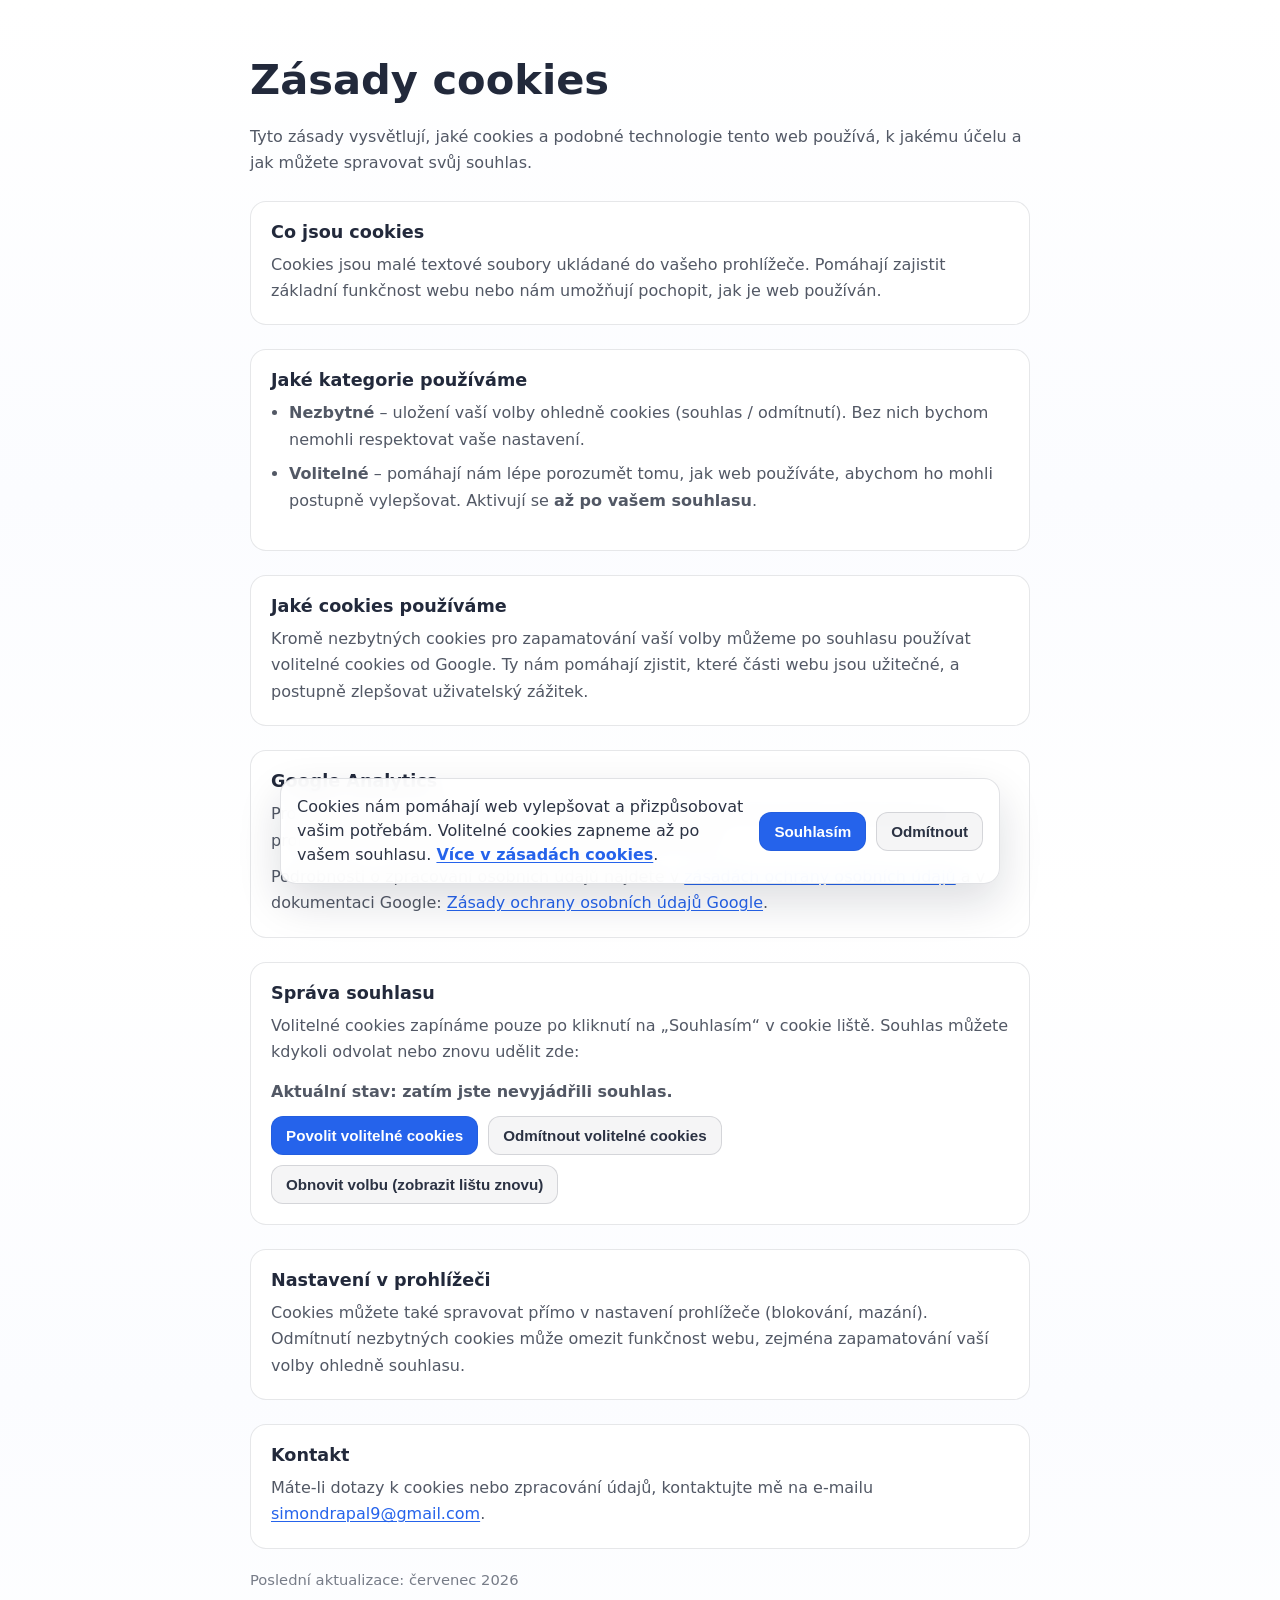
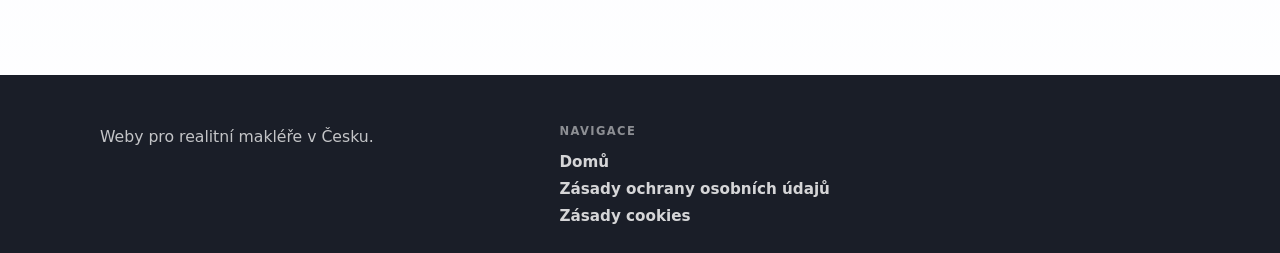
<file: cookies.html>
<!doctype html>
<html lang="cs">
  <head>
    <meta charset="UTF-8" />
    <meta name="viewport" content="width=device-width, initial-scale=1" />
    <title>Zásady cookies | Šimon Drápal</title>
    <meta
      name="description"
      content="Informace o používání cookies a nastavení souhlasu na webu Šimona Drápala."
    />
    <link rel="stylesheet" href="styles.css" />
    <style>
      body {
        padding-top: 0;
      }

      .legal {
        padding: 56px 0 72px;
      }

      .legal__wrap {
        max-width: 820px;
      }

      .legal__title {
        margin: 0 0 20px;
        font-size: clamp(1.9rem, 5vw, 2.6rem);
        line-height: 1.15;
      }

      .legal__section {
        margin-top: 24px;
        padding: 20px;
        border-radius: 16px;
        border: 1px solid rgba(15, 23, 42, 0.1);
        background: rgba(255, 255, 255, 0.86);
      }

      .legal__section h2 {
        margin: 0 0 10px;
        font-size: 1.1rem;
      }

      .legal__section p,
      .legal__section li {
        margin: 0;
        color: var(--muted);
        line-height: 1.65;
      }

      .legal__section p + p,
      .legal__section ul {
        margin-top: 10px;
      }

      .legal__section ul {
        padding-left: 18px;
        display: grid;
        gap: 8px;
      }

      .legal__consent {
        display: flex;
        flex-wrap: wrap;
        gap: 10px;
        margin-top: 14px;
      }

      .legal__consent-status {
        width: 100%;
        margin: 0 0 4px;
        font-weight: 600;
        color: rgba(15, 23, 42, 0.88);
      }

      .legal__btn {
        appearance: none;
        border: 1px solid rgba(15, 23, 42, 0.14);
        border-radius: 12px;
        padding: 10px 14px;
        font-size: 0.95rem;
        font-weight: 700;
        cursor: pointer;
        transition: background 160ms ease, border-color 160ms ease, transform 160ms ease;
      }

      .legal__btn:hover {
        transform: translateY(-1px);
      }

      .legal__btn--primary {
        background: #2563eb;
        color: #ffffff;
        border-color: rgba(15, 23, 42, 0.06);
      }

      .legal__btn--secondary {
        background: rgba(15, 23, 42, 0.04);
        color: rgba(15, 23, 42, 0.88);
      }

      .legal__meta {
        margin-top: 22px;
        color: var(--muted2);
        font-size: 0.92rem;
      }

      .legal__section a {
        color: #2563eb;
        text-decoration: underline;
        text-underline-offset: 2px;
      }
    </style>

    <!-- Google tag (gtag.js) – měření aktivní až po souhlasu (Consent Mode) -->
    <script>
      window.dataLayer = window.dataLayer || [];
      function gtag() {
        dataLayer.push(arguments);
      }
      gtag("consent", "default", {
        analytics_storage: "denied",
        ad_storage: "denied",
        ad_user_data: "denied",
        ad_personalization: "denied",
        wait_for_update: 500,
      });
      gtag("js", new Date());
      gtag("config", "G-74TL5J8T6V");
    </script>
    <script async src="https://www.googletagmanager.com/gtag/js?id=G-74TL5J8T6V"></script>
  </head>
  <body>
    <main class="legal">
      <div class="container legal__wrap">
        <h1 class="legal__title">Zásady cookies</h1>
        <p class="p">
          Tyto zásady vysvětlují, jaké cookies a podobné technologie tento web používá,
          k jakému účelu a jak můžete spravovat svůj souhlas.
        </p>

        <section class="legal__section">
          <h2>Co jsou cookies</h2>
          <p>
            Cookies jsou malé textové soubory ukládané do vašeho prohlížeče. Pomáhají zajistit
            základní funkčnost webu nebo nám umožňují pochopit, jak je web používán.
          </p>
        </section>

        <section class="legal__section">
          <h2>Jaké kategorie používáme</h2>
          <ul>
            <li>
              <strong>Nezbytné</strong> – uložení vaší volby ohledně cookies (souhlas / odmítnutí).
              Bez nich bychom nemohli respektovat vaše nastavení.
            </li>
            <li>
              <strong>Volitelné</strong> – pomáhají nám lépe porozumět tomu, jak web používáte,
              abychom ho mohli postupně vylepšovat. Aktivují se <strong>až po vašem souhlasu</strong>.
            </li>
          </ul>
        </section>

        <section class="legal__section">
          <h2>Jaké cookies používáme</h2>
          <p>
            Kromě nezbytných cookies pro zapamatování vaší volby můžeme po souhlasu používat
            volitelné cookies od Google. Ty nám pomáhají zjistit, které části webu jsou užitečné,
            a postupně zlepšovat uživatelský zážitek.
          </p>
        </section>

        <section class="legal__section">
          <h2>Google Analytics</h2>
          <p>
            Pro tyto účely využíváme Google Analytics. Google může zpracovávat údaje jako typ
            prohlížeče, navštívené stránky a způsob používání webu.
          </p>
          <p>
            Podrobnosti o zpracování osobních údajů najdete v
            <a href="privacy-policy.html">zásadách ochrany osobních údajů</a>
            a v dokumentaci Google:
            <a href="https://policies.google.com/privacy" rel="noopener noreferrer" target="_blank"
              >Zásady ochrany osobních údajů Google</a
            >.
          </p>
        </section>

        <section class="legal__section">
          <h2>Správa souhlasu</h2>
          <p>
            Volitelné cookies zapínáme pouze po kliknutí na „Souhlasím“ v cookie liště.
            Souhlas můžete kdykoli odvolat nebo znovu udělit zde:
          </p>
          <div class="legal__consent" id="cookie-settings">
            <p class="legal__consent-status" id="cookie-consent-status" aria-live="polite"></p>
            <button type="button" class="legal__btn legal__btn--primary" id="cookie-accept-btn">
              Povolit volitelné cookies
            </button>
            <button type="button" class="legal__btn legal__btn--secondary" id="cookie-reject-btn">
              Odmítnout volitelné cookies
            </button>
            <button type="button" class="legal__btn legal__btn--secondary" id="cookie-reset-btn">
              Obnovit volbu (zobrazit lištu znovu)
            </button>
          </div>
        </section>

        <section class="legal__section">
          <h2>Nastavení v prohlížeči</h2>
          <p>
            Cookies můžete také spravovat přímo v nastavení prohlížeče (blokování, mazání).
            Odmítnutí nezbytných cookies může omezit funkčnost webu, zejména zapamatování
            vaší volby ohledně souhlasu.
          </p>
        </section>

        <section class="legal__section">
          <h2>Kontakt</h2>
          <p>
            Máte-li dotazy k cookies nebo zpracování údajů, kontaktujte mě na e-mailu
            <a href="mailto:simondrapal9@gmail.com">simondrapal9@gmail.com</a>.
          </p>
        </section>

        <p class="legal__meta">Poslední aktualizace: červenec 2026</p>
      </div>
    </main>

    <footer class="footer">
      <div class="container">
        <div class="footer__grid">
          <div class="footer__col">
            <p class="footer__tagline">Weby pro realitní makléře v Česku.</p>
          </div>
          <nav class="footer__col footer__col--nav" aria-label="Navigace v patičce">
            <h2 class="footer__heading">Navigace</h2>
            <ul class="footer__nav">
              <li><a class="footer__nav-link" href="index.html">Domů</a></li>
              <li><a class="footer__nav-link" href="privacy-policy.html">Zásady ochrany osobních údajů</a></li>
              <li><a class="footer__nav-link" href="cookies.html" aria-current="page">Zásady cookies</a></li>
            </ul>
          </nav>
        </div>
      </div>
    </footer>

    <script src="analytics.js" defer></script>
    <script src="cookie-consent.js" defer></script>
    <script defer>
      function updateConsentStatus() {
        const statusEl = document.getElementById("cookie-consent-status");
        if (!statusEl || !window.cookieConsent) {
          return;
        }
        const choice = window.cookieConsent.getChoice();
        if (choice === "accepted") {
          statusEl.textContent = "Aktuální stav: volitelné cookies jsou povoleny.";
        } else if (choice === "rejected") {
          statusEl.textContent = "Aktuální stav: volitelné cookies jsou odmítnuty.";
        } else {
          statusEl.textContent = "Aktuální stav: zatím jste nevyjádřili souhlas.";
        }
      }

      document.addEventListener("DOMContentLoaded", () => {
        updateConsentStatus();

        document.getElementById("cookie-accept-btn")?.addEventListener("click", () => {
          window.cookieConsent?.accept();
          updateConsentStatus();
        });

        document.getElementById("cookie-reject-btn")?.addEventListener("click", () => {
          window.cookieConsent?.reject();
          updateConsentStatus();
        });

        document.getElementById("cookie-reset-btn")?.addEventListener("click", () => {
          window.cookieConsent?.reset();
        });

        document.addEventListener("cookieConsentChanged", updateConsentStatus);
      });
    </script>
  </body>
</html>
</file>
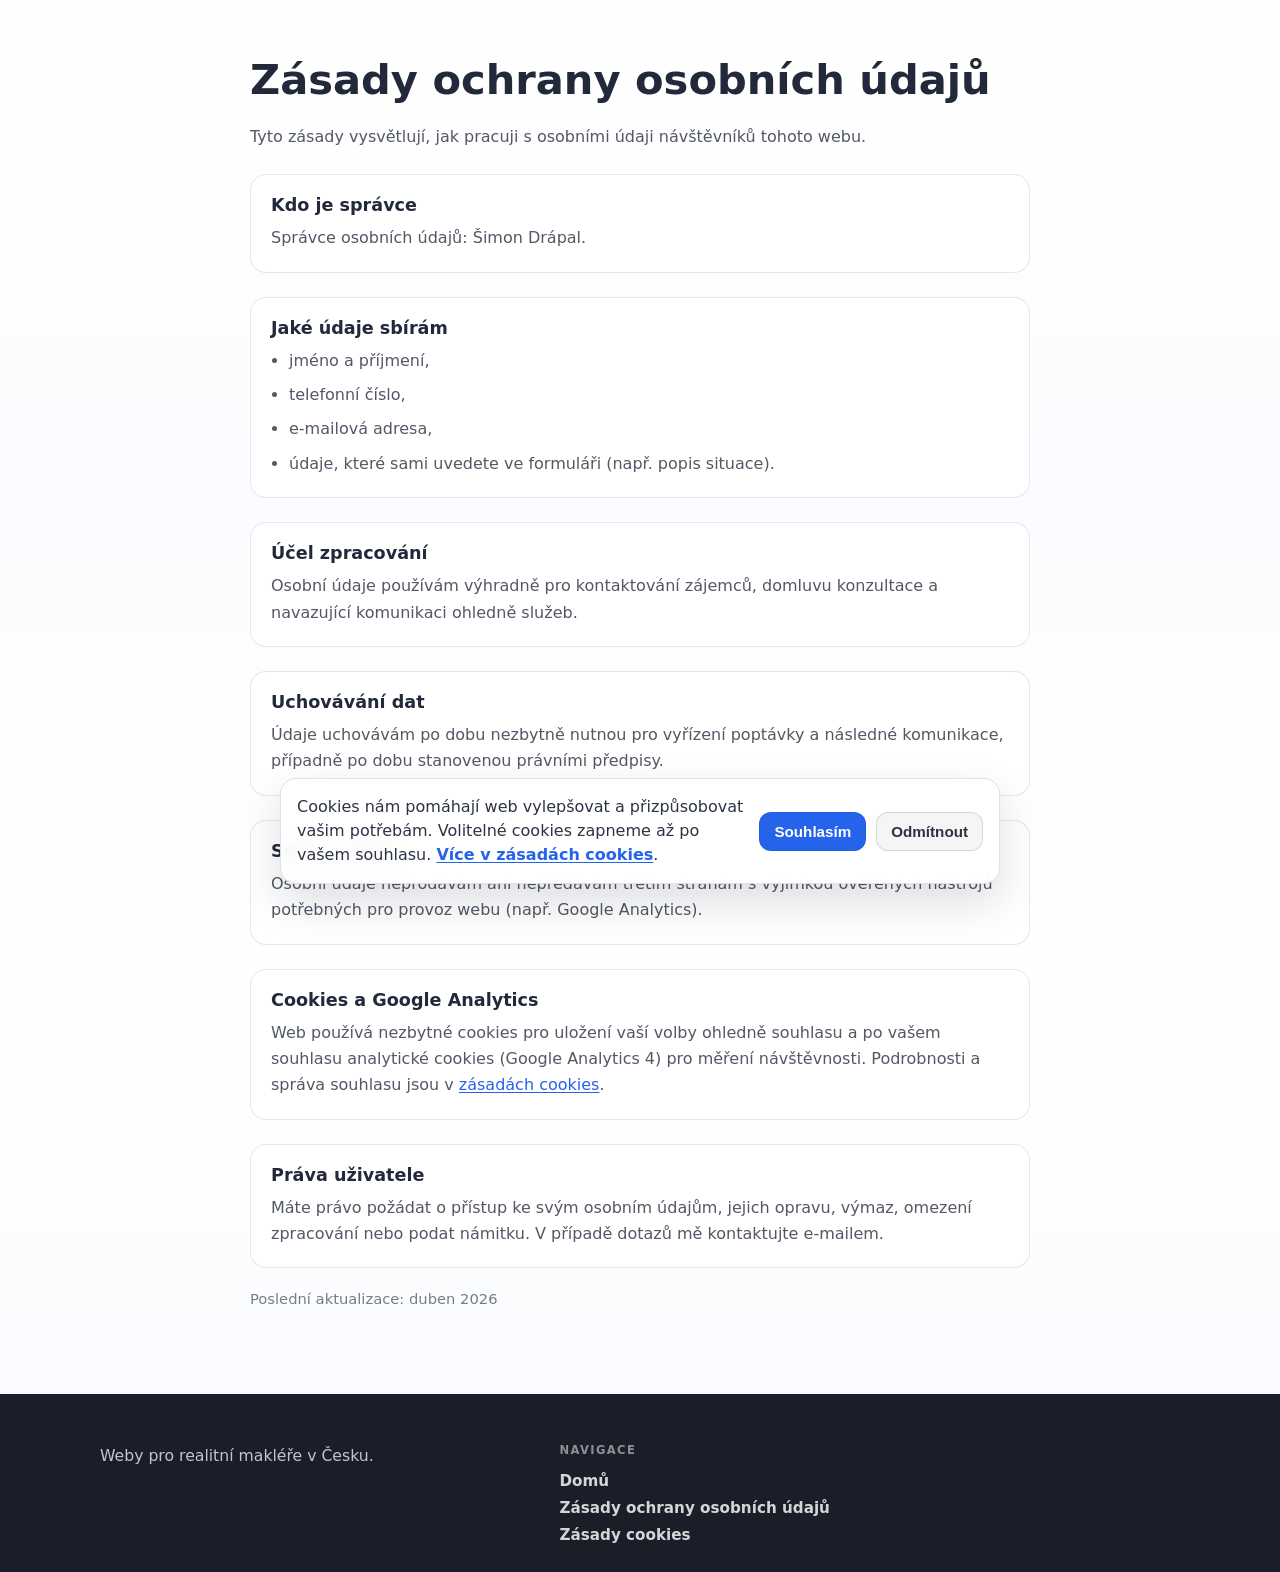
<file: privacy-policy.html>
<!doctype html>
<html lang="cs">
  <head>
    <meta charset="UTF-8" />
    <meta name="viewport" content="width=device-width, initial-scale=1" />
    <title>Zásady ochrany osobních údajů | Šimon Drápal</title>
    <meta
      name="description"
      content="Zásady ochrany osobních údajů pro web Šimona Drápala."
    />
    <link rel="stylesheet" href="styles.css" />

    <!-- Google tag (gtag.js) – měření aktivní až po souhlasu (Consent Mode) -->
    <script>
      window.dataLayer = window.dataLayer || [];
      function gtag() {
        dataLayer.push(arguments);
      }
      gtag("consent", "default", {
        analytics_storage: "denied",
        ad_storage: "denied",
        ad_user_data: "denied",
        ad_personalization: "denied",
        wait_for_update: 500,
      });
      gtag("js", new Date());
      gtag("config", "G-74TL5J8T6V");
    </script>
    <script async src="https://www.googletagmanager.com/gtag/js?id=G-74TL5J8T6V"></script>

    <style>
      body {
        padding-top: 0;
      }

      .privacy {
        padding: 56px 0 72px;
      }

      .privacy__wrap {
        max-width: 820px;
      }

      .privacy__title {
        margin: 0 0 20px;
        font-size: clamp(1.9rem, 5vw, 2.6rem);
        line-height: 1.15;
      }

      .privacy__section {
        margin-top: 24px;
        padding: 20px;
        border-radius: 16px;
        border: 1px solid rgba(15, 23, 42, 0.10);
        background: rgba(255, 255, 255, 0.86);
      }

      .privacy__section h2 {
        margin: 0 0 10px;
        font-size: 1.1rem;
      }

      .privacy__section p,
      .privacy__section li {
        margin: 0;
        color: var(--muted);
        line-height: 1.65;
      }

      .privacy__section ul {
        margin: 0;
        padding-left: 18px;
        display: grid;
        gap: 8px;
      }

      .privacy__meta {
        margin-top: 22px;
        color: var(--muted2);
        font-size: 0.92rem;
      }

      .privacy__section a {
        color: #2563eb;
        text-decoration: underline;
        text-underline-offset: 2px;
      }
    </style>
  </head>
  <body>
    <main class="privacy">
      <div class="container privacy__wrap">
        <h1 class="privacy__title">Zásady ochrany osobních údajů</h1>
        <p class="p">
          Tyto zásady vysvětlují, jak pracuji s osobními údaji návštěvníků tohoto webu.
        </p>

        <section class="privacy__section">
          <h2>Kdo je správce</h2>
          <p>Správce osobních údajů: Šimon Drápal.</p>
        </section>

        <section class="privacy__section">
          <h2>Jaké údaje sbírám</h2>
          <ul>
            <li>jméno a příjmení,</li>
            <li>telefonní číslo,</li>
            <li>e-mailová adresa,</li>
            <li>údaje, které sami uvedete ve formuláři (např. popis situace).</li>
          </ul>
        </section>

        <section class="privacy__section">
          <h2>Účel zpracování</h2>
          <p>
            Osobní údaje používám výhradně pro kontaktování zájemců, domluvu konzultace
            a navazující komunikaci ohledně služeb.
          </p>
        </section>

        <section class="privacy__section">
          <h2>Uchovávání dat</h2>
          <p>
            Údaje uchovávám po dobu nezbytně nutnou pro vyřízení poptávky a následné
            komunikace, případně po dobu stanovenou právními předpisy.
          </p>
        </section>

        <section class="privacy__section">
          <h2>Sdílení údajů</h2>
          <p>
            Osobní údaje neprodávám ani nepředávám třetím stranám s výjimkou ověřených
            nástrojů potřebných pro provoz webu (např. Google Analytics).
          </p>
        </section>

        <section class="privacy__section">
          <h2>Cookies a Google Analytics</h2>
          <p>
            Web používá nezbytné cookies pro uložení vaší volby ohledně souhlasu a po vašem
            souhlasu analytické cookies (Google Analytics 4) pro měření návštěvnosti.
            Podrobnosti a správa souhlasu jsou v
            <a href="cookies.html">zásadách cookies</a>.
          </p>
        </section>

        <section class="privacy__section">
          <h2>Práva uživatele</h2>
          <p>
            Máte právo požádat o přístup ke svým osobním údajům, jejich opravu, výmaz,
            omezení zpracování nebo podat námitku. V případě dotazů mě kontaktujte
            e-mailem.
          </p>
        </section>

        <p class="privacy__meta">Poslední aktualizace: duben 2026</p>
      </div>
    </main>

    <footer class="footer">
      <div class="container">
        <div class="footer__grid">
          <div class="footer__col">
            <p class="footer__tagline">Weby pro realitní makléře v Česku.</p>
          </div>
          <nav class="footer__col footer__col--nav" aria-label="Navigace v patičce">
            <h2 class="footer__heading">Navigace</h2>
            <ul class="footer__nav">
              <li><a class="footer__nav-link" href="index.html">Domů</a></li>
              <li><a class="footer__nav-link" href="privacy-policy.html" aria-current="page">Zásady ochrany osobních údajů</a></li>
              <li><a class="footer__nav-link" href="cookies.html">Zásady cookies</a></li>
            </ul>
          </nav>
        </div>
      </div>
    </footer>

    <script src="analytics.js" defer></script>
    <script src="cookie-consent.js" defer></script>
  </body>
</html>
</file>
<file: styles.css>
:root {
  --bg: #ffffff;
  --panel: rgba(255, 255, 255, 0.92);
  --panel2: rgba(255, 255, 255, 0.82);
  --stroke: rgba(15, 23, 42, 0.10);
  --text: rgba(15, 23, 42, 0.92);
  --muted: rgba(15, 23, 42, 0.72);
  --muted2: rgba(15, 23, 42, 0.56);

  --accent: #2563eb;
  --accent2: #0ea5e9;
  --shadow: 0 18px 60px rgba(15, 23, 42, 0.12);
  --radius: 18px;
  --radius2: 24px;

  --container: 1120px;
  --header-h: 68px;
}

*,
*::before,
*::after {
  box-sizing: border-box;
}

html,
body {
  height: 100%;
}

html {
  scroll-behavior: smooth;
}

body {
  margin: 0;
  font-family: ui-sans-serif, system-ui, -apple-system, Segoe UI, Roboto, Ubuntu,
    Cantarell, Noto Sans, Helvetica, Arial;
  color: var(--text);
  padding-top: var(--header-h);
  background-color: var(--bg);
  /* Základní pozadí (jednotné). Sekce mají vlastní panely níž. */
  background-image: linear-gradient(180deg, #ffffff 0%, #fbfcff 55%, #ffffff 100%);
  overflow-x: hidden;
}

img {
  max-width: 100%;
  display: block;
}

a {
  color: inherit;
  text-decoration: none;
}

.container {
  max-width: var(--container);
  margin: 0 auto;
  padding: 0 20px;
}

.section {
  padding: 84px 0;
  position: relative;
  isolation: isolate;
}

.section--tight {
  padding: 64px 0;
}

/* Vizuální oddělení sekcí: každý blok má vlastní panel (nepřetéká do dalších). */
main > .section::before {
  content: "";
  position: absolute;
  inset: 0;
  z-index: -1;
  background: rgba(255, 255, 255, 0.86);
  border-top: 1px solid rgba(15, 23, 42, 0.06);
  border-bottom: 1px solid rgba(15, 23, 42, 0.06);
}

main > .section:nth-of-type(even)::before {
  background: rgba(255, 255, 255, 0.86);
}

main > .section:nth-of-type(odd)::before {
  background: rgba(255, 255, 255, 0.86);
}

.section__header {
  max-width: 760px;
  margin: 0 0 22px;
}

/* Realitní dekorace v sekcích (stejný jazyk jako hero — siluety města / line-art budovy) */
.section--re {
  overflow: hidden;
}

.section--re > .container {
  position: relative;
  z-index: 1;
}

.re-sec {
  position: absolute;
  pointer-events: none;
  z-index: 0;
}

.re-sec__svg {
  display: block;
  width: 100%;
  height: 100%;
}

.re-sec--skyline {
  bottom: 0;
  left: 0;
  right: 0;
  height: min(22vh, 220px);
  display: flex;
  align-items: flex-end;
  justify-content: center;
}

.re-sec--skyline .re-sec__svg {
  width: 125%;
  min-width: 960px;
  max-width: none;
  height: 100%;
  min-height: 112px;
  color: rgba(15, 23, 42, 0.26);
  opacity: 0.5;
}

.re-sec--skyline.re-sec--dim .re-sec__svg {
  opacity: 0.32;
}

.re-sec--mural-tr,
.re-sec--mural-bl,
.re-sec--mural-tl {
  inset: 0;
}

.re-sec--mural-tr {
  display: flex;
  justify-content: flex-end;
  align-items: flex-start;
  padding: 6% 0 0 38%;
}

.re-sec--mural-tr .re-sec__svg {
  width: min(50vw, 400px);
  height: min(58vh, 460px);
  max-height: 380px;
  color: rgba(15, 23, 42, 0.16);
}

.re-sec--mural-bl {
  display: flex;
  justify-content: flex-start;
  align-items: flex-end;
  padding: 22% 42% 8% 0;
}

.re-sec--mural-bl .re-sec__svg {
  width: min(46vw, 360px);
  height: min(52vh, 420px);
  color: rgba(15, 23, 42, 0.15);
}

.re-sec--mural-tl {
  display: flex;
  justify-content: flex-start;
  align-items: flex-start;
  padding: 4% 32% 0 0;
}

.re-sec--mural-tl .re-sec__svg {
  width: min(48vw, 380px);
  height: min(54vh, 440px);
  color: rgba(15, 23, 42, 0.14);
}

.re-sec--roofs {
  top: 0;
  left: 0;
  right: 0;
  height: 118px;
  display: flex;
  justify-content: center;
  align-items: flex-start;
  padding-top: 6px;
}

.re-sec--roofs .re-sec__svg {
  width: min(92%, 760px);
  height: 88px;
  max-height: 100px;
  color: rgba(15, 23, 42, 0.14);
}

.skip {
  position: absolute;
  left: -9999px;
  top: 10px;
  padding: 10px 12px;
  border-radius: 10px;
  background: #fff;
  color: #111;
  z-index: 9999;
}

.skip:focus {
  left: 12px;
}

.kicker {
  margin: 0 0 14px;
  color: var(--muted);
  letter-spacing: 0.08em;
  text-transform: uppercase;
  font-size: 0.82rem;
}

.h1 {
  margin: 0 0 14px;
  font-size: clamp(2.1rem, 4.6vw, 3.4rem);
  line-height: 1.06;
  letter-spacing: -0.02em;
}

.h1__muted {
  color: var(--muted);
}

.h2 {
  margin: 0 0 10px;
  font-size: clamp(1.6rem, 3.2vw, 2.1rem);
  letter-spacing: -0.02em;
  line-height: 1.18;
}

.h3 {
  margin: 0 0 10px;
  font-size: 1.1rem;
  letter-spacing: -0.01em;
  line-height: 1.25;
}

.p {
  margin: 0 0 12px;
  color: var(--muted);
  line-height: 1.65;
}

.p--muted {
  color: var(--muted2);
}

.lead {
  margin: 0 0 22px;
  color: var(--muted);
  line-height: 1.7;
  font-size: 1.05rem;
  max-width: 62ch;
}

/* Problem awareness pod hero — region místo <section>, aby se neměnilo střídání pozadí u ostatních sekcí */
.problems-band {
  position: relative;
  isolation: isolate;
  overflow: hidden;
  padding: clamp(44px, 6.5vw, 72px) 0;
  border-top: 1px solid rgba(15, 23, 42, 0.08);
  background-color: var(--bg);
  text-align: left;
}

/* Rozmazané „portálové“ pozadí (abstraktní listing grid) — nízká intenzita, bez animací */
.problems-band::before {
  content: "";
  position: absolute;
  left: -7%;
  right: -7%;
  top: -9%;
  bottom: -9%;
  z-index: 0;
  background-image: url("images/problems-portal-bg.svg");
  background-size: cover;
  background-position: center 28%;
  transform: scale(1.15);
  filter: blur(14px);
  opacity: 0.14;
  pointer-events: none;
}

/* Tmavý přechod + vignette + jemná mřížka — čitelnost obsahu, tlumený „chaos“ v pozadí */
.problems-band::after {
  content: "";
  position: absolute;
  inset: 0;
  z-index: 1;
  pointer-events: none;
  background:
    radial-gradient(ellipse 100% 92% at 50% 48%, transparent 38%, rgba(15, 23, 42, 0.10) 100%),
    linear-gradient(180deg, rgba(255, 255, 255, 0.52) 0%, rgba(255, 255, 255, 0.18) 46%, rgba(255, 255, 255, 0.46) 100%),
    repeating-linear-gradient(
      90deg,
      transparent,
      transparent 34px,
      rgba(15, 23, 42, 0.055) 34px,
      rgba(15, 23, 42, 0.055) 35px
    ),
    repeating-linear-gradient(
      0deg,
      transparent,
      transparent 34px,
      rgba(15, 23, 42, 0.045) 34px,
      rgba(15, 23, 42, 0.045) 35px
    );
}

.problems-band > .container {
  position: relative;
  z-index: 2;
}

.problems-band__inner {
  max-width: 760px;
  margin: 0;
}

.problems-band__title {
  margin: 0 0 clamp(14px, 2.2vw, 20px);
  font-size: clamp(1.42rem, 4.4vw, 2.4rem);
  font-weight: 800;
  line-height: 1.14;
  letter-spacing: -0.03em;
  color: var(--text);
}

.problems-band__intro {
  margin: 0 0 clamp(22px, 3.5vw, 30px);
  max-width: 62ch;
  font-size: clamp(1rem, 2.3vw, 1.14rem);
  line-height: 1.65;
  color: var(--muted);
}

.problems-band__list {
  margin: 0;
  padding: 0;
  list-style: none;
  max-width: 54ch;
  display: grid;
  gap: clamp(12px, 2.2vw, 16px);
}

.problems-band__list li {
  position: relative;
  padding-left: 1.25em;
  font-size: clamp(0.96rem, 2.1vw, 1.06rem);
  line-height: 1.55;
  color: var(--text);
}

.problems-band__list li::before {
  content: "";
  position: absolute;
  left: 0;
  top: 0.58em;
  width: 7px;
  height: 7px;
  border-radius: 50%;
  background: linear-gradient(135deg, var(--accent), #356bff);
  box-shadow: 0 0 0 2px rgba(43, 127, 255, 0.22);
}

.problems-band__cta {
  margin-top: clamp(26px, 4vw, 34px);
}

.muted {
  color: var(--muted2);
}

.header {
  position: fixed;
  top: 0;
  left: 0;
  right: 0;
  z-index: 50;
  background: rgba(255, 255, 255, 0.75);
  backdrop-filter: blur(14px);
  border-bottom: 1px solid rgba(15, 23, 42, 0.10);
}

.header__inner {
  display: flex;
  align-items: center;
  justify-content: space-between;
  min-height: var(--header-h);
  gap: 16px;
}

.brand {
  display: inline-flex;
  align-items: center;
  gap: 10px;
  padding: 10px 8px;
  border-radius: 12px;
  color: inherit;
  transition: background 200ms ease, transform 200ms ease, box-shadow 200ms ease;
}

.brand:hover {
  background: transparent;
  transform: none;
  box-shadow: none;
}

.brand:active {
  transform: none;
  background: transparent;
}

.brand:focus-visible {
  outline: 2px solid rgba(43, 127, 255, 0.7);
  outline-offset: 2px;
}

.brand__logo {
  width: 32px;
  height: 32px;
  flex-shrink: 0;
  display: block;
  object-fit: contain;
  transition: transform 200ms ease, filter 200ms ease;
}

.brand:hover .brand__logo {
  transform: none;
  filter: none;
}

.brand__name {
  font-weight: 800;
  letter-spacing: -0.01em;
  color: rgba(15, 23, 42, 0.92);
  transition: color 200ms ease;
}

.brand:hover .brand__name {
  color: rgba(15, 23, 42, 0.92);
}

.nav {
  display: flex;
  align-items: center;
  gap: 12px;
}

.nav__link {
  color: rgba(15, 23, 42, 0.78);
  font-weight: 600;
  font-size: 0.95rem;
  padding: 10px 10px;
  border-radius: 12px;
  transition: background 160ms ease, color 160ms ease;
}

.nav__link:hover {
  background: rgba(15, 23, 42, 0.04);
  color: rgba(15, 23, 42, 0.92);
}

.nav__link:focus-visible {
  outline: 2px solid rgba(43, 127, 255, 0.7);
  outline-offset: 2px;
}

.nav a.nav--current {
  color: rgba(15, 23, 42, 0.95);
  text-decoration: underline;
  text-decoration-thickness: 2px;
  text-underline-offset: 10px;
  text-decoration-color: rgba(37, 99, 235, 0.85);
}

.nav a.nav--current.nav__link:hover {
  text-decoration-color: rgba(14, 165, 233, 0.75);
}

.navToggle {
  display: none;
  appearance: none;
  -webkit-appearance: none;
  background: transparent;
  border: 0;
  border-radius: 0;
  padding: 10px 12px;
  color: var(--text);
  line-height: 0;
  flex-shrink: 0;
}

/* Flex na vnitřním spanu — u <button> často nefunguje column na mobilu (WebKit). */
.navToggle__inner {
  display: flex;
  flex-direction: column;
  align-items: center;
  justify-content: center;
  gap: 5px;
}

.navToggle__bar {
  display: block;
  width: 20px;
  height: 2px;
  flex-shrink: 0;
  background: currentColor;
  margin: 0;
  border-radius: 2px;
}

.btn {
  display: inline-flex;
  align-items: center;
  justify-content: center;
  gap: 10px;
  padding: 12px 16px;
  border-radius: 14px;
  font-weight: 800;
  letter-spacing: -0.01em;
  border: 1px solid transparent;
  cursor: pointer;
  transition: transform 160ms ease, background 160ms ease, border-color 160ms ease,
    box-shadow 160ms ease, color 160ms ease;
  user-select: none;
}

.btn:active {
  transform: translateY(1px);
}

.btn:focus-visible {
  outline: 2px solid rgba(43, 127, 255, 0.7);
  outline-offset: 2px;
}

.btn--primary {
  background: #2563eb;
  color: #ffffff;
  border-color: rgba(15, 23, 42, 0.10);
  box-shadow: 0 16px 40px rgba(43, 127, 255, 0.22);
}

.btn--primary:hover {
  box-shadow: 0 18px 55px rgba(43, 127, 255, 0.28);
  transform: translateY(-1px);
}

/* Jediné CTA v hlavičce — bez vizuální změny při hoveru */
.nav .btn.btn--primary:hover {
  box-shadow: 0 16px 40px rgba(43, 127, 255, 0.22);
  transform: none;
}

.btn--ghost {
  background: rgba(15, 23, 42, 0.04);
  border-color: rgba(15, 23, 42, 0.14);
  color: rgba(15, 23, 42, 0.9);
}

.btn--ghost:hover {
  background: rgba(15, 23, 42, 0.06);
  transform: translateY(-1px);
}

.btn--sm {
  padding: 10px 12px;
  border-radius: 12px;
  font-size: 0.95rem;
}

.btn--block {
  width: 100%;
}

.link {
  font-weight: 800;
  color: rgba(15, 23, 42, 0.88);
  text-decoration: underline;
  text-decoration-color: rgba(37, 99, 235, 0.50);
  text-underline-offset: 4px;
}

.hero {
  padding-top: 96px;
  position: relative;
  overflow: hidden;
}

/* Velké pozadí: silueta města přes spodní část hero */
.re-hero-bg {
  position: absolute;
  inset: 0;
  z-index: 0;
  pointer-events: none;
  overflow: hidden;
}

.re-hero-bg__glow {
  position: absolute;
  inset: 0;
  background:
    radial-gradient(ellipse 100% 70% at 75% 100%, rgba(43, 127, 255, 0.14) 0%, transparent 50%),
    radial-gradient(ellipse 80% 55% at 12% 85%, rgba(34, 211, 238, 0.09) 0%, transparent 48%);
}

.re-hero-bg__city {
  position: absolute;
  left: 50%;
  bottom: 0;
  transform: translateX(-50%);
  width: 165%;
  min-width: 1100px;
  height: min(58vh, 420px);
  min-height: 200px;
  color: rgba(15, 23, 42, 0.18);
  display: block;
}

.hero .container {
  position: relative;
  z-index: 1;
}

/* Velká line-art dekorace vedle fotky (bytovka + dům + křivka pozemku) */
.hero__re-mural {
  position: absolute;
  z-index: 0;
  left: -8%;
  top: 50%;
  transform: translateY(-50%);
  width: min(92%, 440px);
  height: min(88vh, 580px);
  max-height: none;
  color: rgba(15, 23, 42, 0.16);
  pointer-events: none;
}

.hero__re-mural__svg {
  width: 100%;
  height: 100%;
  display: block;
}

.hero__grid {
  display: grid;
  grid-template-columns: minmax(0, 0.95fr) minmax(0, 1.15fr);
  gap: clamp(28px, 5vw, 52px);
  align-items: center;
}

.hero__cta {
  margin: 10px 0 18px;
}

.hero__cta-stack {
  display: flex;
  flex-direction: column;
  align-items: center;
  gap: 12px;
  width: fit-content;
}

.hero__how-link {
  font-size: 0.95rem;
  font-weight: 700;
}

@keyframes heroCtaWiggle {
  0%,
  6%,
  100% {
    transform: translate3d(0, 0, 0) rotate(0deg);
    box-shadow:
      0 16px 40px rgba(43, 127, 255, 0.22),
      0 0 28px rgba(43, 127, 255, 0.1);
  }
  1% {
    transform: translate3d(-4px, 0, 0) rotate(-0.7deg);
    box-shadow:
      0 19px 48px rgba(43, 127, 255, 0.28),
      0 0 36px rgba(43, 127, 255, 0.15);
  }
  3% {
    transform: translate3d(4px, 0, 0) rotate(0.7deg);
    box-shadow:
      0 19px 48px rgba(43, 127, 255, 0.28),
      0 0 36px rgba(43, 127, 255, 0.15);
  }
  5% {
    transform: translate3d(-3px, 0, 0) rotate(-0.45deg);
    box-shadow:
      0 17px 42px rgba(43, 127, 255, 0.24),
      0 0 30px rgba(43, 127, 255, 0.12);
  }
  7% {
    transform: translate3d(3px, 0, 0) rotate(0.45deg);
    box-shadow:
      0 17px 42px rgba(43, 127, 255, 0.24),
      0 0 30px rgba(43, 127, 255, 0.12);
  }
  9% {
    transform: translate3d(-1px, 0, 0) rotate(-0.2deg);
    box-shadow:
      0 16px 40px rgba(43, 127, 255, 0.22),
      0 0 28px rgba(43, 127, 255, 0.1);
  }
}

.hero__cta .btn.btn--primary {
  animation: heroCtaWiggle 3s linear infinite;
}

.hero__cta .btn.btn--primary:hover,
.hero__cta .btn.btn--primary:focus-visible,
.hero__cta .btn.btn--primary:active {
  animation: none;
}

.hero__media {
  position: relative;
  display: block;
  align-self: center;
  min-width: 0;
}

/* Hero: fotka bez „rámečku“ — žádný border, stín ani zaoblení jako u karty */
.hero-visual {
  margin: 0;
  padding: 0;
  border: 0;
  border-radius: 0;
  box-shadow: none;
  background: transparent;
  overflow: hidden;
}

.hero-visual__img {
  width: 100%;
  height: auto;
  display: block;
  aspect-ratio: 1;
  object-fit: cover;
  object-position: center 28%;
}

@media (min-width: 981px) {
  .hero__grid .hero__media {
    margin-left: -20px;
  }

  .navToggle {
    display: none;
  }
}

.portrait {
  margin: 0;
  margin-top: 0;
  border-radius: 0;
  overflow: visible;
  background: transparent;
  border: 0;
  box-shadow: none;
  position: relative;
  z-index: 1;
}

.portrait__img {
  width: 100%;
  height: auto;
  object-fit: contain;
  background: transparent;
  transform: translateY(clamp(-72px, -6vw, -36px)) scale(1.2);
  transform-origin: top center;
}

.portrait__caption {
  padding: 14px 14px 16px;
  color: var(--muted);
  font-size: 0.95rem;
}

.split {
  display: grid;
  grid-template-columns: 1.15fr 0.85fr;
  gap: 22px;
  align-items: start;
}

/* Když má split jen jeden sloupec (např. po odstranění aside), netlač layout do 2 sloupců */
.split:has(> :only-child) {
  grid-template-columns: 1fr;
}

.split--about {
  align-items: center;
}

.split--about .split__media {
  max-width: 360px;
  justify-self: center;
}

.split__media {
  min-width: 0;
}

.about-photo {
  margin: 0;
  border-radius: var(--radius2);
  overflow: hidden;
  border: 1px solid rgba(15, 23, 42, 0.10);
  background: rgba(255, 255, 255, 0.82);
  box-shadow: var(--shadow);
  transform-origin: center;
  transition:
    transform 180ms cubic-bezier(0.34, 1.2, 0.64, 1),
    border-color 200ms ease,
    box-shadow 200ms ease;
}

.about-photo:hover {
  transform: scale(1.025);
  border-color: rgba(37, 99, 235, 0.18);
  box-shadow: 0 10px 28px rgba(0, 0, 0, 0.28);
}

.about-photo__img {
  width: 100%;
  height: auto;
  display: block;
  aspect-ratio: 4 / 5;
  object-fit: cover;
}


.list {
  margin: 0 0 14px;
  padding-left: 18px;
  color: var(--muted);
  line-height: 1.7;
}

.phases {
  display: grid;
  grid-template-columns: repeat(3, minmax(0, 1fr));
  gap: clamp(18px, 3vw, 28px);
  margin-bottom: clamp(48px, 8vw, 72px);
}

.phase {
  --phase-x: 50%;
  --phase-y: 50%;
  position: relative;
  isolation: isolate;
  padding: 28px 22px 24px;
  border-radius: var(--radius2);
  background:
    linear-gradient(160deg, rgba(43, 127, 255, 0.10), rgba(255, 255, 255, 0.88) 42%),
    rgba(255, 255, 255, 0.9);
  border: 1px solid rgba(15, 23, 42, 0.10);
  box-shadow: 0 14px 36px rgba(15, 23, 42, 0.06);
  overflow: hidden;
}

.phase::before {
  content: "";
  position: absolute;
  inset: 0;
  border-radius: inherit;
  padding: 1.5px;
  background: radial-gradient(
    180px circle at var(--phase-x) var(--phase-y),
    rgba(43, 127, 255, 0.95),
    rgba(43, 127, 255, 0.35) 28%,
    transparent 55%
  );
  -webkit-mask:
    linear-gradient(#fff 0 0) content-box,
    linear-gradient(#fff 0 0);
  mask:
    linear-gradient(#fff 0 0) content-box,
    linear-gradient(#fff 0 0);
  -webkit-mask-composite: xor;
  mask-composite: exclude;
  opacity: 0;
  transition: opacity 180ms ease;
  pointer-events: none;
  z-index: 2;
}

.phase:hover {
  border-color: transparent;
}

.phase:hover::before {
  opacity: 1;
}

.phase__num,
.phase__title,
.phase__text {
  position: relative;
  z-index: 1;
}

.phase__num {
  display: block;
  margin: 0 0 14px;
  font-size: clamp(2rem, 4vw, 2.6rem);
  font-weight: 900;
  letter-spacing: -0.04em;
  line-height: 1;
  color: #2563eb;
}

.phase__title {
  margin: 0 0 10px;
  font-size: clamp(1.15rem, 2vw, 1.35rem);
  font-weight: 850;
  letter-spacing: -0.02em;
  line-height: 1.25;
  color: var(--text);
}

.phase__text {
  margin: 0;
  color: var(--muted);
  line-height: 1.6;
  font-size: 1rem;
}

.process-start__header {
  margin-top: clamp(28px, 5vw, 48px);
  margin-left: auto;
  margin-right: auto;
  text-align: center;
}

.process-start__title {
  font-size: clamp(1.15rem, 2.2vw, 1.4rem);
  font-weight: 600;
  color: rgba(15, 23, 42, 0.78);
}

.process-start__heading {
  margin: 0 0 8px;
  font-size: clamp(1.25rem, 2.4vw, 1.55rem);
}

.process-start__note {
  margin: 22px 0 0;
  color: var(--muted2);
  font-size: 0.95rem;
  line-height: 1.55;
  text-align: center;
}

.process-flow {
  --flow-num-size: 34px;
  list-style: none;
  margin: 0;
  padding: 0;
  display: grid;
  grid-template-columns: repeat(5, minmax(0, 1fr));
  gap: 12px clamp(10px, 1.6vw, 18px);
  align-items: start;
}

.process-flow__item {
  display: grid;
  grid-template-columns: 1fr;
  justify-items: center;
  text-align: center;
  gap: 10px;
  position: relative;
  min-width: 0;
}

.process-flow__item:not(:last-child)::after {
  content: "";
  position: absolute;
  top: calc(var(--flow-num-size) / 2 - 1px);
  left: calc(50% + var(--flow-num-size) / 2 + 6px);
  width: calc(100% - var(--flow-num-size) + clamp(10px, 1.6vw, 18px) - 12px);
  height: 1px;
  background: linear-gradient(
    90deg,
    rgba(43, 127, 255, 0.45),
    rgba(15, 23, 42, 0.12)
  );
  pointer-events: none;
}

.process-flow__num {
  width: var(--flow-num-size);
  height: var(--flow-num-size);
  border-radius: 999px;
  display: inline-flex;
  align-items: center;
  justify-content: center;
  font-weight: 800;
  font-size: 0.92rem;
  color: var(--accent);
  border: 1px solid rgba(43, 127, 255, 0.35);
  background: rgba(255, 255, 255, 0.72);
  position: relative;
  z-index: 1;
}

.process-flow__title {
  margin: 0;
  font-size: 0.95rem;
  font-weight: 750;
  letter-spacing: -0.01em;
  line-height: 1.3;
  color: rgba(15, 23, 42, 0.88);
}

.process-flow__text {
  margin: 0;
  font-size: 0.88rem;
  line-height: 1.55;
  color: var(--muted2);
  max-width: 18rem;
}

.ctaBar {
  margin-top: 18px;
  display: flex;
  align-items: center;
  justify-content: space-between;
  gap: 16px;
  padding: 18px;
  border-radius: var(--radius2);
  background: linear-gradient(135deg, rgba(43, 127, 255, 0.16), rgba(255, 255, 255, 0.06));
  border: 1px solid rgba(255, 255, 255, 0.12);
}

.ctaBar__title {
  margin: 0 0 4px;
  font-weight: 900;
  letter-spacing: -0.01em;
}

.ctaBar__text {
  margin: 0;
  color: var(--muted);
}

.ctaInline {
  margin-top: 16px;
  padding: 16px;
  border-radius: var(--radius2);
  background: rgba(255, 255, 255, 0.82);
  border: 1px solid rgba(15, 23, 42, 0.10);
  display: flex;
  align-items: center;
  justify-content: space-between;
  gap: 14px;
}

.ctaInline__text {
  margin: 0;
  color: var(--text);
  line-height: 1.55;
  font-weight: 700;
}

.work {
  border-radius: var(--radius);
  padding: 18px;
  background: rgba(255, 255, 255, 0.82);
  border: 1px solid rgba(15, 23, 42, 0.10);
  transition: transform 160ms ease, border-color 160ms ease, background 160ms ease;
}

.work:hover {
  transform: translateY(-2px);
  border-color: rgba(43, 127, 255, 0.24);
  background: rgba(255, 255, 255, 0.92);
}

.work__top {
  display: grid;
  gap: 4px;
  margin-bottom: 8px;
}

.work__meta {
  margin: 0;
  color: var(--muted2);
  font-size: 0.92rem;
}

.note {
  margin-top: 14px;
  padding: 18px;
  border-radius: var(--radius2);
  background: linear-gradient(135deg, rgba(43, 127, 255, 0.14), rgba(255, 255, 255, 0.05));
  border: 1px solid rgba(15, 23, 42, 0.10);
  display: flex;
  align-items: center;
  justify-content: space-between;
  gap: 14px;
}

.quote {
  margin: 0;
  padding: 18px;
  border-radius: var(--radius);
  background: rgba(255, 255, 255, 0.82);
  border: 1px solid rgba(15, 23, 42, 0.10);
}

.quote__text {
  margin: 0 0 12px;
  color: var(--text);
  line-height: 1.7;
  font-weight: 650;
}

.quote__by {
  color: var(--muted2);
  font-size: 0.92rem;
}

/* Sekce: příklad projektu pro makléře */
.showcase {
  padding-top: 96px;
  padding-bottom: 96px;
}

.showcase__header {
  margin-bottom: 56px;
}

.showcase__carousel {
  display: grid;
  grid-template-columns: auto minmax(0, 1fr) auto;
  align-items: center;
  gap: clamp(10px, 2vw, 18px);
}

.showcase__viewport {
  min-width: 0;
  overflow: hidden;
}

.showcase__track {
  position: relative;
  min-width: 0;
}

.showcase__slide {
  display: none;
}

.showcase__slide.is-active {
  display: block;
}

.showcase__grid {
  display: grid;
  grid-template-columns: minmax(0, 1.14fr) minmax(0, 1fr);
  gap: clamp(32px, 5vw, 56px);
  align-items: center;
}

.showcase__media {
  min-width: 0;
}

.showcase__copy {
  display: flex;
  flex-direction: column;
  align-items: flex-start;
  gap: 16px;
  max-width: 520px;
}

.showcase__name {
  margin: 0;
  font-size: clamp(1.35rem, 2.4vw, 1.75rem);
  font-weight: 850;
  letter-spacing: -0.02em;
  line-height: 1.15;
  color: var(--text);
}

.showcase__purpose {
  margin: 0;
  color: var(--muted);
  line-height: 1.65;
  font-size: 1.02rem;
}

.showcase__detail-btn {
  margin-top: 4px;
}

.showcase__arrow {
  appearance: none;
  width: 44px;
  height: 44px;
  border: 1px solid rgba(15, 23, 42, 0.12);
  border-radius: 999px;
  background: rgba(255, 255, 255, 0.92);
  box-shadow: 0 10px 24px rgba(15, 23, 42, 0.08);
  display: inline-flex;
  align-items: center;
  justify-content: center;
  cursor: pointer;
  transition: transform 160ms ease, border-color 160ms ease, box-shadow 160ms ease, opacity 160ms ease;
  flex-shrink: 0;
}

.showcase__arrow:hover:not(:disabled) {
  transform: translateY(-1px);
  border-color: rgba(43, 127, 255, 0.28);
  box-shadow: 0 14px 28px rgba(43, 127, 255, 0.14);
}

.showcase__arrow:disabled {
  opacity: 0.35;
  cursor: default;
}

.showcase__arrow:focus-visible {
  outline: 2px solid var(--accent);
  outline-offset: 3px;
}

.showcase__arrow-icon {
  display: block;
  width: 10px;
  height: 10px;
  border-right: 2px solid rgba(15, 23, 42, 0.88);
  border-top: 2px solid rgba(15, 23, 42, 0.88);
}

.showcase__arrow--prev .showcase__arrow-icon {
  transform: rotate(-135deg);
  margin-left: 3px;
}

.showcase__arrow--next .showcase__arrow-icon {
  transform: rotate(45deg);
  margin-right: 3px;
}

.showcase__preview {
  margin: 0;
  padding: 0;
  width: 100%;
  border: 1px solid rgba(15, 23, 42, 0.12);
  border-radius: 12px;
  box-shadow: 0 12px 34px rgba(15, 23, 42, 0.10);
  overflow: hidden;
  line-height: 0;
}

.showcase__img {
  width: 100%;
  height: auto;
  display: block;
}

.btn--lg {
  padding: 15px 30px;
  font-size: 1.06rem;
  font-weight: 800;
  letter-spacing: 0.01em;
  box-shadow: 0 12px 40px rgba(43, 127, 255, 0.3);
}

.btn--lg:hover {
  box-shadow: 0 16px 48px rgba(43, 127, 255, 0.38);
}

.contact {
  display: grid;
  grid-template-columns: 1fr 1fr;
  gap: 18px;
  align-items: start;
}

.contact__direct {
  list-style: none;
  margin: 8px 0 0;
  padding: 0;
  display: grid;
  gap: 14px;
}

.contact__direct-item {
  display: grid;
  gap: 4px;
}

.contact__direct-label {
  font-size: 0.82rem;
  font-weight: 700;
  letter-spacing: 0.04em;
  text-transform: uppercase;
  color: var(--muted2);
}

.contact__direct-link {
  font-size: 1.12rem;
  font-weight: 700;
  line-height: 1.35;
  text-decoration: none;
  transition: color 160ms ease, text-decoration-color 160ms ease;
}

.contact__direct-link:focus-visible {
  outline: 2px solid rgba(147, 197, 253, 0.9);
  outline-offset: 3px;
  border-radius: 4px;
}

/* Sekce kontakt (Domluvme si nezávaznou konzultaci) — tmavší pocit oproti zbytku světlého webu */
#kontakt.section::before {
  background: linear-gradient(180deg, rgba(7, 11, 22, 0.96), rgba(7, 11, 22, 0.94));
  border-top-color: rgba(255, 255, 255, 0.10);
  border-bottom-color: rgba(255, 255, 255, 0.10);
}

#kontakt {
  --text: rgba(255, 255, 255, 0.92);
  --muted: rgba(255, 255, 255, 0.72);
  --muted2: rgba(255, 255, 255, 0.56);
  color: var(--text);
}

#kontakt .pill {
  background: rgba(255, 255, 255, 0.08);
  border-color: rgba(255, 255, 255, 0.14);
  color: rgba(255, 255, 255, 0.86);
}

#kontakt .h1,
#kontakt .h2,
#kontakt .h3 {
  color: var(--text);
}

#kontakt .p {
  color: var(--muted);
}

#kontakt a {
  color: var(--text);
}

#kontakt .link {
  color: rgba(255, 255, 255, 0.92);
  text-decoration-color: rgba(37, 99, 235, 0.60);
}

#kontakt .contact__direct-label {
  color: var(--muted2);
}

#kontakt .contact__direct-link {
  color: #ffffff;
  font-weight: 700;
  text-decoration: underline;
  text-decoration-color: rgba(147, 197, 253, 0.55);
  text-underline-offset: 3px;
}

#kontakt .contact__direct-link:hover {
  color: #bfdbfe;
  text-decoration-color: rgba(191, 219, 254, 0.9);
}

#kontakt .form {
  background: rgba(255, 255, 255, 0.06);
  border-color: rgba(255, 255, 255, 0.14);
  box-shadow: 0 18px 54px rgba(0, 0, 0, 0.32);
}

#kontakt .field label {
  color: rgba(255, 255, 255, 0.88);
}

#kontakt .field input,
#kontakt .field textarea {
  border-color: rgba(255, 255, 255, 0.16);
  background: rgba(0, 0, 0, 0.22);
  color: rgba(255, 255, 255, 0.92);
}

#kontakt .field input::placeholder,
#kontakt .field textarea::placeholder {
  color: rgba(255, 255, 255, 0.50);
}

#kontakt .form__success {
  color: rgba(255, 255, 255, 0.92);
}

.pillRow {
  display: flex;
  flex-wrap: wrap;
  gap: 8px;
  margin: 16px 0 28px;
}

.pill {
  padding: 8px 10px;
  border-radius: 999px;
  background: rgba(15, 23, 42, 0.04);
  border: 1px solid rgba(15, 23, 42, 0.10);
  color: rgba(15, 23, 42, 0.82);
  font-weight: 700;
  font-size: 0.9rem;
}

.form {
  padding: 18px;
  border-radius: var(--radius2);
  background: rgba(255, 255, 255, 0.85);
  border: 1px solid rgba(15, 23, 42, 0.10);
  box-shadow: var(--shadow);
}

.form__row {
  display: grid;
  grid-template-columns: 1fr 1fr;
  gap: 12px;
}

.field {
  display: grid;
  gap: 8px;
  margin-bottom: 12px;
}

.field label {
  font-weight: 800;
  font-size: 0.95rem;
  color: rgba(15, 23, 42, 0.86);
}

.field input,
.field textarea {
  width: 100%;
  padding: 12px 12px;
  border-radius: 14px;
  border: 1px solid rgba(15, 23, 42, 0.12);
  background: rgba(255, 255, 255, 0.95);
  color: rgba(15, 23, 42, 0.92);
  outline: none;
  transition: border-color 160ms ease, box-shadow 160ms ease, background 160ms ease;
}

.field textarea {
  resize: vertical;
  min-height: 120px;
}

.field input::placeholder,
.field textarea::placeholder {
  color: rgba(15, 23, 42, 0.45);
}

.field input:focus,
.field textarea:focus {
  border-color: rgba(43, 127, 255, 0.55);
  box-shadow: 0 0 0 4px rgba(43, 127, 255, 0.18);
}

.field--invalid input,
.field--invalid textarea {
  border-color: rgba(244, 63, 94, 0.65);
  box-shadow: 0 0 0 4px rgba(244, 63, 94, 0.12);
}

.field__error {
  margin: 0;
  color: rgba(251, 113, 133, 0.95);
  font-weight: 700;
  font-size: 0.92rem;
  min-height: 1.1em;
}

.form__actions {
  margin-top: 8px;
  display: grid;
  gap: 10px;
}

.form__note {
  margin: 0;
  color: var(--muted2);
  font-size: 0.92rem;
  line-height: 1.5;
}

.form__send-error {
  margin: 0 0 12px;
  padding: 12px 14px;
  border-radius: 14px;
  background: rgba(244, 63, 94, 0.12);
  border: 1px solid rgba(244, 63, 94, 0.35);
  color: rgba(254, 205, 211, 0.98);
  font-size: 0.95rem;
  font-weight: 650;
  line-height: 1.45;
}

.form__send-error[hidden] {
  display: none !important;
}

.form__success {
  margin-top: 14px;
  padding: 14px;
  border-radius: 16px;
  background: rgba(34, 211, 238, 0.12);
  border: 1px solid rgba(34, 211, 238, 0.22);
  color: rgba(15, 23, 42, 0.88);
}

.footer {
  padding: 48px 0 28px;
  border-top: 1px solid rgba(15, 23, 42, 0.10);
  background: rgba(7, 11, 22, 0.92);
  backdrop-filter: blur(14px);
}

.footer__grid {
  display: grid;
  grid-template-columns: minmax(0, 1.15fr) minmax(0, 0.85fr) minmax(0, 0.75fr);
  gap: clamp(28px, 4vw, 48px);
  align-items: start;
}

.footer__tagline {
  margin: 0;
  max-width: 34rem;
  color: rgba(255, 255, 255, 0.74);
  font-size: 0.98rem;
  line-height: 1.65;
}

.footer__heading {
  margin: 0 0 14px;
  font-size: 0.72rem;
  font-weight: 800;
  letter-spacing: 0.12em;
  text-transform: uppercase;
  color: rgba(255, 255, 255, 0.50);
}

.footer__contact {
  margin: 0;
}

.footer__contact-row {
  display: grid;
  grid-template-columns: 5.5rem minmax(0, 1fr);
  column-gap: 10px;
  row-gap: 2px;
  margin: 0 0 8px;
  font-size: 0.95rem;
  line-height: 1.4;
}

.footer__contact-row:last-child {
  margin-bottom: 0;
}

.footer__contact dt {
  margin: 0;
  color: rgba(255, 255, 255, 0.50);
  font-weight: 600;
}

.footer__contact dd {
  margin: 0;
  color: rgba(255, 255, 255, 0.90);
}

.footer__link {
  color: rgba(255, 255, 255, 0.92);
  text-decoration: underline;
  text-decoration-color: rgba(255, 255, 255, 0.24);
  text-underline-offset: 3px;
  transition: text-decoration-color 160ms ease, color 160ms ease;
}

.footer__link:hover {
  color: #fff;
  text-decoration-color: rgba(37, 99, 235, 0.55);
}

.footer__nav {
  list-style: none;
  margin: 0;
  padding: 0;
  display: grid;
  gap: 8px;
}

.footer__nav-link {
  color: rgba(255, 255, 255, 0.82);
  font-weight: 600;
  font-size: 0.95rem;
  text-decoration: none;
  transition: color 160ms ease;
}

.footer__nav-link:hover {
  color: rgba(255, 255, 255, 1);
}

.footer__nav-link:focus-visible {
  outline: 2px solid rgba(43, 127, 255, 0.65);
  outline-offset: 3px;
  border-radius: 6px;
}

.footer__copyright {
  margin: 40px 0 0;
  padding-top: 22px;
  border-top: 1px solid rgba(255, 255, 255, 0.12);
  font-size: 0.86rem;
  color: rgba(255, 255, 255, 0.56);
  text-align: center;
  letter-spacing: 0.02em;
}

.cookie-banner {
  position: fixed;
  left: 16px;
  right: 16px;
  bottom: 16px;
  z-index: 120;
  margin: 0 auto;
  max-width: 720px;
  padding: 16px;
  border-radius: 16px;
  border: 1px solid rgba(15, 23, 42, 0.12);
  background: rgba(255, 255, 255, 0.92);
  box-shadow: 0 18px 44px rgba(15, 23, 42, 0.14);
  backdrop-filter: blur(12px);
  display: flex;
  align-items: center;
  justify-content: space-between;
  gap: 16px;
}

.cookie-banner__text {
  margin: 0;
  color: rgba(15, 23, 42, 0.88);
  line-height: 1.5;
  flex: 1;
}

.cookie-banner__link {
  color: #2563eb;
  font-weight: 600;
  text-decoration: underline;
  text-underline-offset: 2px;
}

.cookie-banner__link:hover {
  color: #1d4ed8;
}

.cookie-banner__actions {
  display: flex;
  gap: 10px;
  margin-top: 0;
  flex-wrap: nowrap;
  flex-shrink: 0;
}

.cookie-banner__btn {
  appearance: none;
  border: 1px solid rgba(15, 23, 42, 0.14);
  border-radius: 12px;
  padding: 10px 14px;
  font-size: 0.95rem;
  font-weight: 700;
  cursor: pointer;
  transition: background 160ms ease, border-color 160ms ease, transform 160ms ease;
}

.cookie-banner__btn:hover {
  transform: translateY(-1px);
}

.cookie-banner__btn--accept {
  background: #2563eb;
  color: #ffffff;
  border-color: rgba(15, 23, 42, 0.06);
}

.cookie-banner__btn--reject {
  background: rgba(15, 23, 42, 0.04);
  color: rgba(15, 23, 42, 0.88);
}

/* Reveal animation (JS toggles .is-visible) */
.reveal {
  opacity: 0;
  transform: translateY(10px);
  transition: opacity 520ms ease, transform 520ms ease;
  will-change: opacity, transform;
}

.reveal.is-visible {
  opacity: 1;
  transform: translateY(0);
}

@media (prefers-reduced-motion: reduce) {
  html {
    scroll-behavior: auto;
  }
  .btn,
  .brand,
  .brand__logo,
  .brand__name,
  .nav__link,
  .work,
  .reveal,
  .about-photo,
  .about-photo__img {
    transition: none !important;
  }
  .reveal {
    opacity: 1;
    transform: none;
  }
  .about-photo:hover {
    transform: none;
  }
  .phase,
  .phase::before {
    transition: none !important;
  }
  .hero__cta .btn.btn--primary {
    animation: none !important;
  }
}

@media (max-width: 980px) {
  .problems-band {
    padding: clamp(60px, 12vw, 92px) 0;
  }

  .re-hero-bg__city {
    width: 200%;
    height: min(42vh, 320px);
    min-height: 160px;
  }

  .hero__re-mural {
    left: 50%;
    transform: translate(-50%, -42%);
    width: min(100%, 360px);
    height: min(65vh, 500px);
    color: rgba(15, 23, 42, 0.14);
  }

  .re-sec--skyline {
    height: min(18vh, 160px);
  }

  .re-sec--skyline .re-sec__svg {
    width: 165%;
    min-width: 720px;
  }

  .re-sec--mural-tr .re-sec__svg,
  .re-sec--mural-bl .re-sec__svg,
  .re-sec--mural-tl .re-sec__svg {
    width: min(78vw, 300px);
    max-height: 320px;
  }

  .re-sec--mural-tr {
    padding: 10% 0 0 20%;
  }

  .re-sec--mural-bl {
    padding: 28% 28% 6% 0;
  }

  .re-sec--roofs {
    height: 96px;
  }

  .re-sec--roofs .re-sec__svg {
    width: 100%;
    height: 72px;
  }

  .hero__grid {
    grid-template-columns: 1fr;
  }

  .hero__cta {
    display: flex;
    justify-content: center;
    width: 100%;
  }

  .hero-visual__img {
    aspect-ratio: 4 / 3;
    max-height: min(52vh, 380px);
    object-position: center 25%;
  }
  .split,
  .contact {
    grid-template-columns: 1fr;
  }

  .split__media {
    order: -1;
    max-width: 340px;
    margin-left: auto;
    margin-right: auto;
    width: 100%;
  }

  .split--about .split__media {
    max-width: 300px;
  }

  .process-flow {
    grid-template-columns: 1fr;
    gap: 0;
    padding-left: 2px;
  }

  .process-flow__item {
    grid-template-columns: var(--flow-num-size) minmax(0, 1fr);
    grid-template-rows: auto auto;
    column-gap: 14px;
    row-gap: 4px;
    justify-items: start;
    text-align: left;
    padding: 0 0 22px;
  }

  .process-flow__item:not(:last-child)::after {
    top: calc(var(--flow-num-size) + 6px);
    left: calc(var(--flow-num-size) / 2 - 0.5px);
    width: 1px;
    height: calc(100% - var(--flow-num-size) - 10px);
    background: linear-gradient(
      180deg,
      rgba(43, 127, 255, 0.4),
      rgba(15, 23, 42, 0.1)
    );
  }

  .process-flow__num {
    grid-row: 1 / span 2;
    align-self: start;
  }

  .process-flow__title,
  .process-flow__text {
    max-width: none;
  }

  .process-flow__item:last-child {
    padding-bottom: 0;
  }

  .phases {
    grid-template-columns: 1fr;
    gap: 14px;
    margin-bottom: 40px;
  }

  .phase {
    padding: 22px 18px 20px;
  }

  .process-start__note {
    text-align: left;
  }

  .showcase {
    padding-top: 72px;
    padding-bottom: 72px;
  }

  .showcase__carousel {
    grid-template-columns: auto minmax(0, 1fr) auto;
  }

  .showcase__grid {
    grid-template-columns: 1fr;
    gap: 28px;
  }

  .showcase__media {
    order: -1;
  }

  .showcase__copy {
    align-items: center;
    max-width: none;
    margin-inline: auto;
    text-align: center;
  }

  .note,
  .ctaBar,
  .ctaInline {
    flex-direction: column;
    align-items: stretch;
  }
  .footer__grid {
    grid-template-columns: 1fr;
    gap: 32px;
  }

  .footer__copyright {
    text-align: left;
    margin-top: 32px;
  }

  .cookie-banner {
    left: 12px;
    right: 12px;
    bottom: calc(12px + env(safe-area-inset-bottom, 0px));
    max-width: none;
    padding: 14px;
    display: block;
    border: 1px solid rgba(15, 23, 42, 0.14);
    background: rgba(255, 255, 255, 0.96);
    box-shadow: 0 12px 28px rgba(15, 23, 42, 0.16);
  }

  .cookie-banner__actions {
    margin-top: 12px;
    flex-direction: column;
    align-items: stretch;
  }

  .cookie-banner__btn {
    width: 100%;
    min-height: 44px;
  }

  .navToggle {
    display: inline-block;
    margin-left: auto;
    vertical-align: middle;
  }

  .nav {
    position: fixed;
    top: var(--header-h);
    right: 0;
    left: 0;
    padding: 12px;
    background: #ffffff;
    border: 0;
    border-radius: 0;
    backdrop-filter: blur(14px);
    box-shadow: var(--shadow);
    display: none;
    flex-direction: column;
    align-items: stretch;
    gap: 8px;
  }

  body.nav-open .nav {
    display: flex;
  }

  .nav__link,
  .nav .btn {
    width: 100%;
    justify-content: center;
  }
}
</file>
